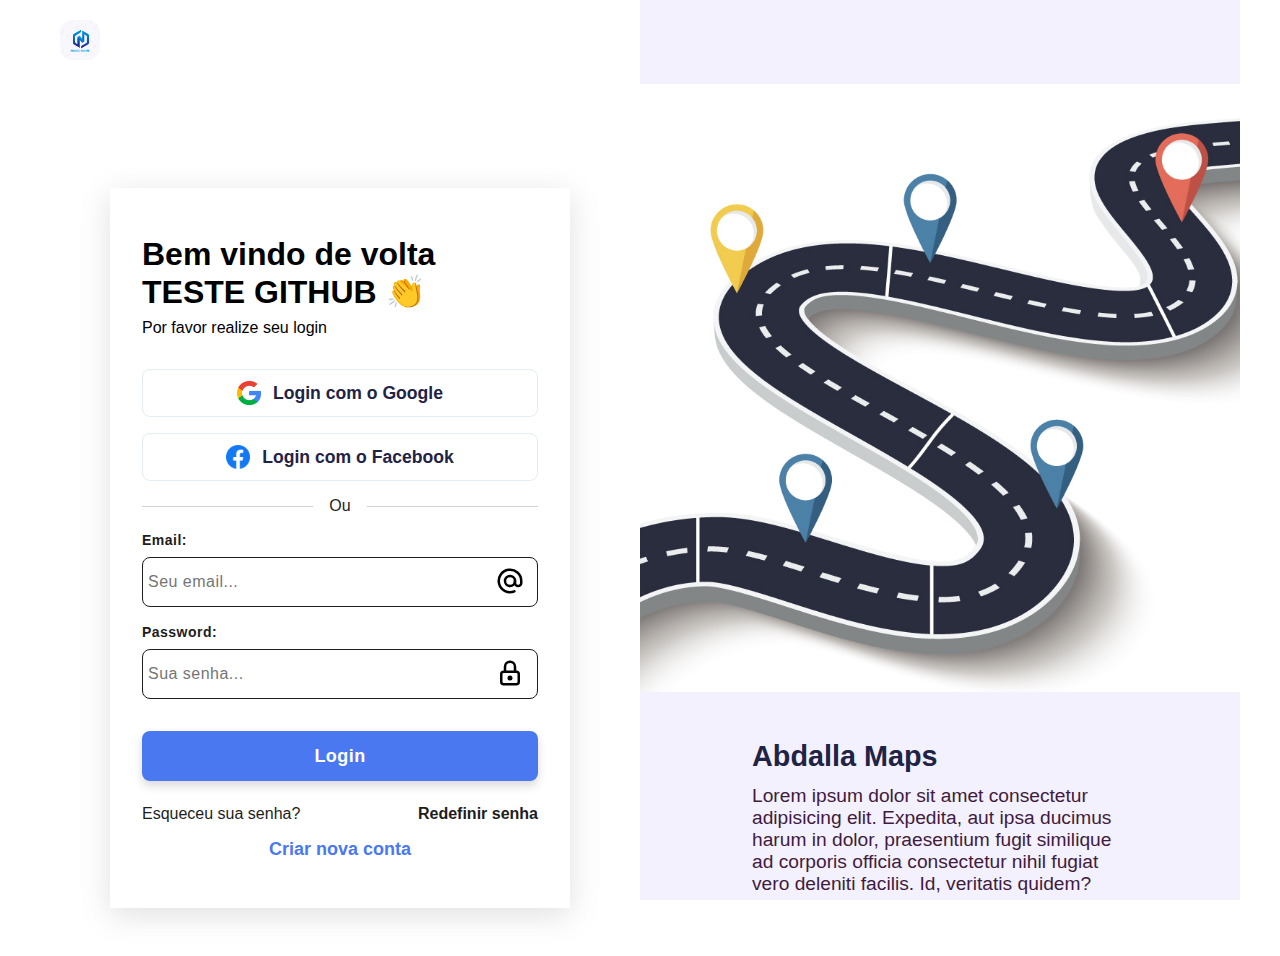
<file: index.html>
<!DOCTYPE html>
<html lang="en">

<head>
    <meta charset="UTF-8">
    <meta name="viewport" content="width=device-width, initial-scale=1.0">
    <title>Login</title>
    <link rel="stylesheet" href="./assets/css/styles.css">
</head>

<body>
    <div class="login-wrapper">
        <div class="login-side">
            <a href="#" title="Logo">
                <img class="logo" src="./images/logo.png" alt="logo">
            </a>
            <div class="form-wrapper">
                <div class="login-welcome-row">
                    <h1>Bem vindo de volta TESTE GITHUB &#x1F44F;</h1>
                    <p>Por favor realize seu login</p>
                </div>
                <form class="my-form">
                    <div class="socials-row">
                        <a href="#" title="Use o google">
                            <img src="./images/google.png" alt="Google">
                            Login com o Google
                        </a>
                        <a href="#" title="Use o facebook">
                            <img src="./images/facebook.png" alt="Facebook">
                            Login com o Facebook
                        </a>
                    </div>
                    <div class="divider">
                        <div class="divider-line"></div>
                        Ou
                        <div class="divider-line"></div>
                    </div>
                    <div class="text-field">
                        <label for="email">Email:</label>
                        <input type="email" id="email" name="email" placeholder="Seu email..." required>
                        <img src="./images/email.svg" alt="Email icone" title="Email icone">
                    </div>
                    <div class="text-field">
                        <label for="password">Password:</label>
                        <input type="password" id="password" name="password" placeholder="Sua senha..."
                            title="Minimo 6 caracteres, contendo um numero e um caracter especial" required>
                        <img src="./images/password.svg" alt="Password icone" title="Password icone">
                    </div>
                    <input type="submit" class="my-form-btn" value="Login">
                    <div class="my-form-actions">
                        <div class="my-form-row">
                            <span>Esqueceu sua senha?</span>
                            <a href="#" title="Redefinir senha">Redefinir senha</a>
                        </div>
                        <div class="my-form-signup">
                            <a href="#" title="criar nova conta">Criar nova conta</a>
                        </div>
                    </div>
                </form>
            </div>
        </div>
        <div class="info-side">
            <img src="./images/info-logo2.jpg" alt="info-logo">
            <div class="welcome-message">
                <h2>Abdalla Maps</h2>
                <p>Lorem ipsum dolor sit amet consectetur adipisicing elit. Expedita, aut ipsa ducimus harum in dolor,
                    praesentium fugit similique ad corporis officia consectetur nihil fugiat vero deleniti facilis. Id,
                    veritatis quidem?</p>
            </div>
        </div>
    </div>
</body>

</html>
</file>
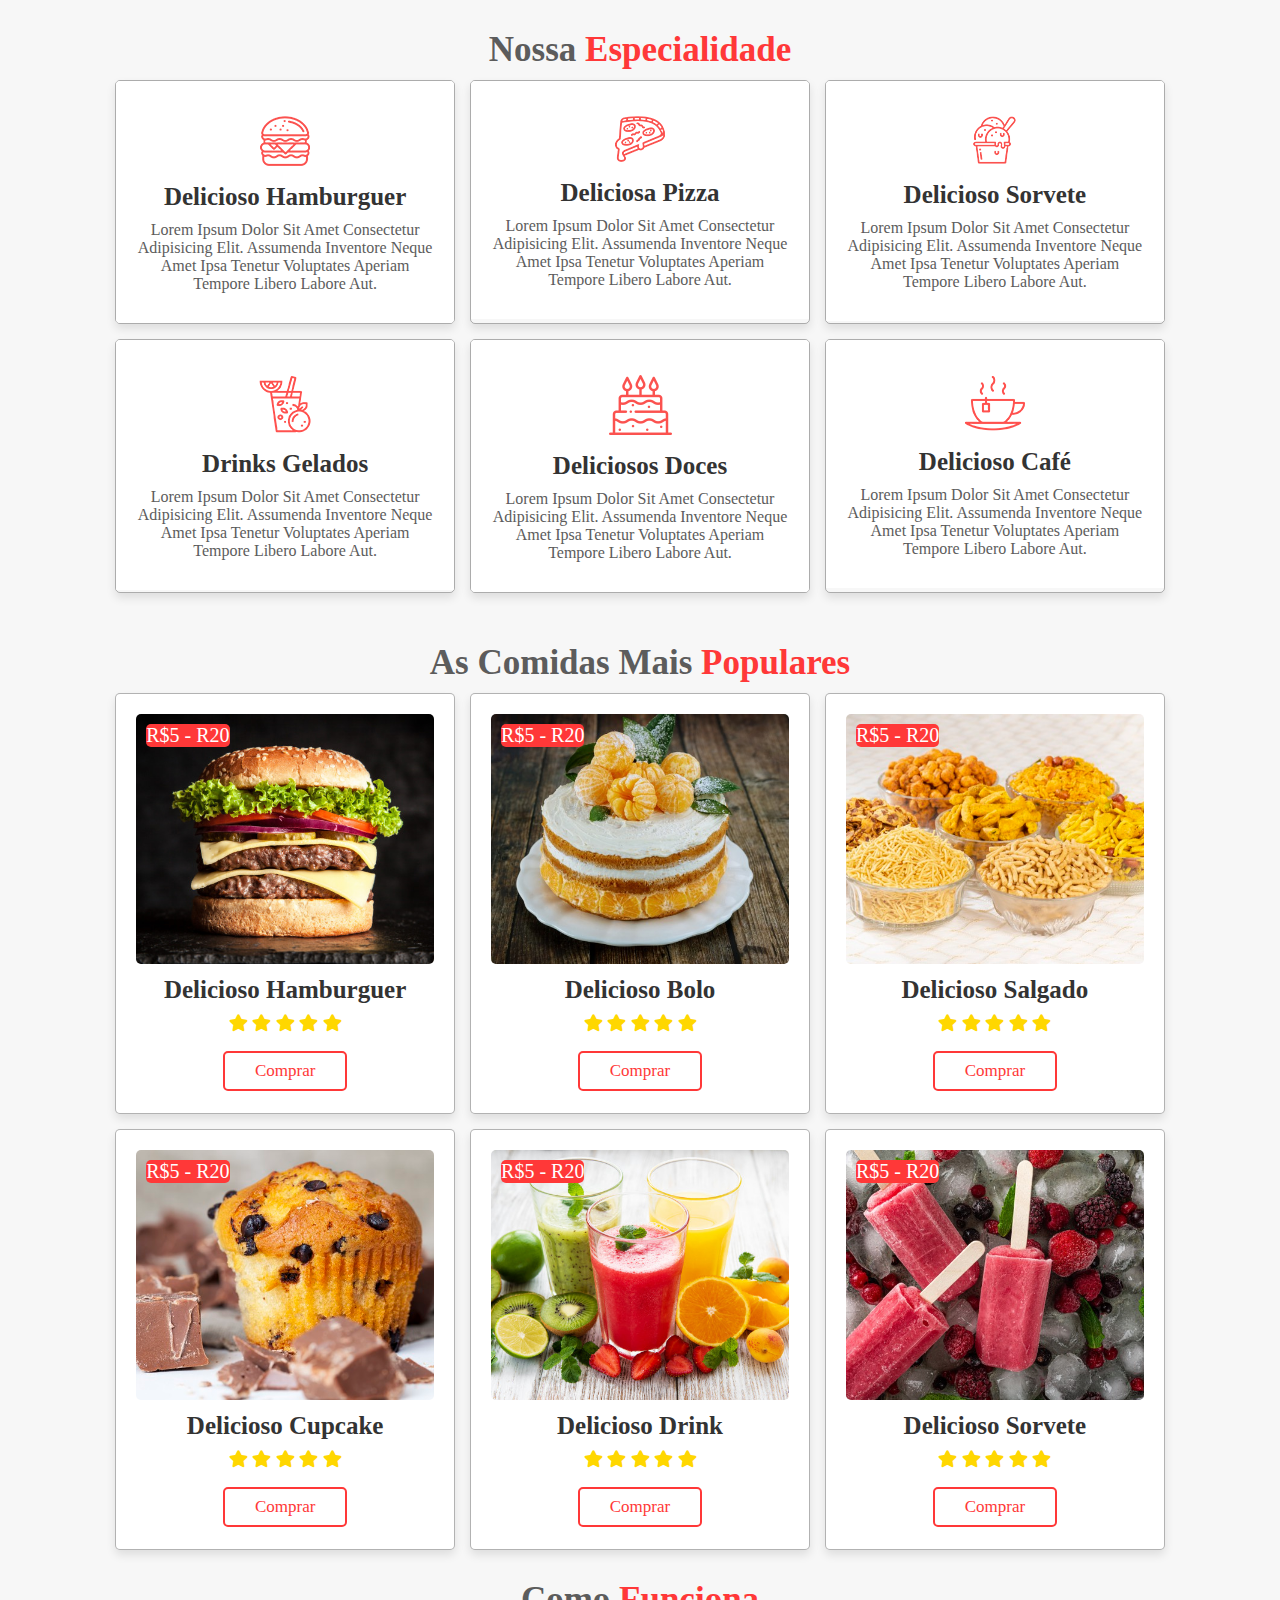
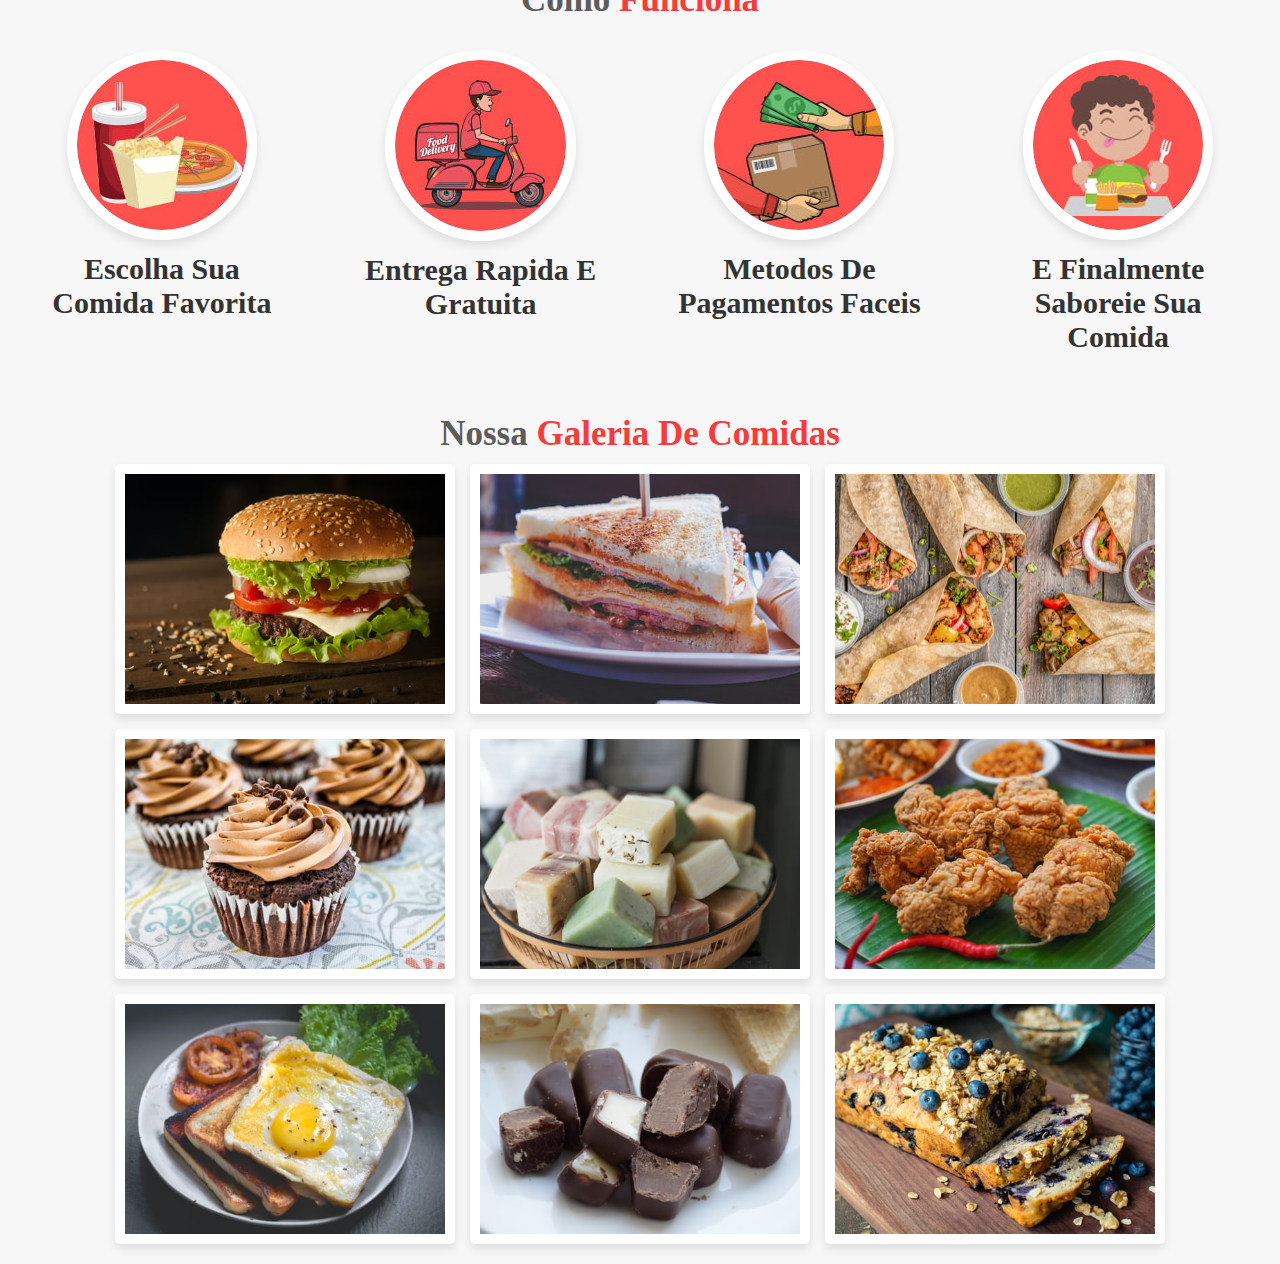
<file: assets/pages/cardapio.html>
<!DOCTYPE html>
<html lang="en">

<head>
    <meta charset="UTF-8">
    <meta name="viewport" content="width=device-width, initial-scale=1.0">
    <title>Cardapio</title>
    <link rel="stylesheet" href="../css/styleCardapio.css">
    <link rel="stylesheet" href="https://cdnjs.cloudflare.com/ajax/libs/font-awesome/5.15.3/css/all.min.css">

</head>

<body>
    <section class="speciality" id="speciality">
        <h1 class="heading">
            Nossa <span>Especialidade</span>
        </h1>

        <div class="box-container">
            <div class="box">
                <img class="image" src="../../images/s-img-1.jpg" alt="burguer">
                <div class="content">
                    <img src="../../images/s-1.png" alt="burguer logo">
                    <h3>Delicioso Hamburguer</h3>
                    <p>Lorem ipsum dolor sit amet consectetur adipisicing elit. Assumenda inventore neque amet ipsa
                        tenetur voluptates aperiam tempore libero labore aut.</p>
                </div>
            </div>
            <div class="box">
                <img class="image" src="../../images/s-img-2.jpg" alt="pizza">
                <div class="content">
                    <img src="../../images/s-2.png" alt="pizza logo">
                    <h3>Deliciosa Pizza</h3>
                    <p>Lorem ipsum dolor sit amet consectetur adipisicing elit. Assumenda inventore neque amet ipsa
                        tenetur voluptates aperiam tempore libero labore aut.</p>
                </div>
            </div>
            <div class="box">
                <img class="image" src="../../images/s-img-3.jpg" alt="sorvete">
                <div class="content">
                    <img src="../../images/s-3.png" alt="sorvete logo">
                    <h3>Delicioso Sorvete</h3>
                    <p>Lorem ipsum dolor sit amet consectetur adipisicing elit. Assumenda inventore neque amet ipsa
                        tenetur voluptates aperiam tempore libero labore aut.</p>
                </div>
            </div>
            <div class="box">
                <img class="image" src="../../images/s-img-4.jpg" alt="drinks">
                <div class="content">
                    <img src="../../images/s-4.png" alt="drinks logo">
                    <h3>Drinks gelados</h3>
                    <p>Lorem ipsum dolor sit amet consectetur adipisicing elit. Assumenda inventore neque amet ipsa
                        tenetur voluptates aperiam tempore libero labore aut.</p>
                </div>
            </div>
            <div class="box">
                <img class="image" src="../../images/s-img-5.jpg" alt="doces">
                <div class="content">
                    <img src="../../images/s-5.png" alt="doces logo">
                    <h3>Deliciosos doces</h3>
                    <p>Lorem ipsum dolor sit amet consectetur adipisicing elit. Assumenda inventore neque amet ipsa
                        tenetur voluptates aperiam tempore libero labore aut.</p>
                </div>
            </div>
            <div class="box">
                <img class="image" src="../../images/s-img-6.jpg" alt="cafe">
                <div class="content">
                    <img src="../../images/s-6.png" alt="cafe logo">
                    <h3>Delicioso café</h3>
                    <p>Lorem ipsum dolor sit amet consectetur adipisicing elit. Assumenda inventore neque amet ipsa
                        tenetur voluptates aperiam tempore libero labore aut.</p>
                </div>
            </div>
        </div>
    </section>

    <section class="popular" id="popular">
        <h1 class="heading">
            As comidas mais <span>Populares</span>
        </h1>
        <div class="box-container">
            <div class="box">
                <span class="price">R$5 - R20</span>
                <img src="../../images/p-1.jpg" alt="burguer">
                <h3>Delicioso Hamburguer</h3>
                <div class="stars">
                    <i class="fas fa-star"></i>
                    <i class="fas fa-star"></i>
                    <i class="fas fa-star"></i>
                    <i class="fas fa-star"></i>
                    <i class="fas fa-star"></i>
                </div>
                <a href="#" class="btn">Comprar</a>
            </div>
            <div class="box">
                <span class="price">R$5 - R20</span>
                <img src="../../images/p-2.jpg" alt="bolo">
                <h3>Delicioso Bolo</h3>
                <div class="stars">
                    <i class="fas fa-star"></i>
                    <i class="fas fa-star"></i>
                    <i class="fas fa-star"></i>
                    <i class="fas fa-star"></i>
                    <i class="fas fa-star"></i>
                </div>
                <a href="#" class="btn">Comprar</a>
            </div>
            <div class="box">
                <span class="price">R$5 - R20</span>
                <img src="../../images/p-3.jpg" alt="salgado">
                <h3>Delicioso Salgado</h3>
                <div class="stars">
                    <i class="fas fa-star"></i>
                    <i class="fas fa-star"></i>
                    <i class="fas fa-star"></i>
                    <i class="fas fa-star"></i>
                    <i class="fas fa-star"></i>
                </div>
                <a href="#" class="btn">Comprar</a>
            </div>
            <div class="box">
                <span class="price">R$5 - R20</span>
                <img src="../../images/p-4.jpg" alt="cupcake">
                <h3>Delicioso cupcake</h3>
                <div class="stars">
                    <i class="fas fa-star"></i>
                    <i class="fas fa-star"></i>
                    <i class="fas fa-star"></i>
                    <i class="fas fa-star"></i>
                    <i class="fas fa-star"></i>
                </div>
                <a href="#" class="btn">Comprar</a>
            </div>
            <div class="box">
                <span class="price">R$5 - R20</span>
                <img src="../../images/p-5.jpg" alt="drink">
                <h3>Delicioso drink</h3>
                <div class="stars">
                    <i class="fas fa-star"></i>
                    <i class="fas fa-star"></i>
                    <i class="fas fa-star"></i>
                    <i class="fas fa-star"></i>
                    <i class="fas fa-star"></i>
                </div>
                <a href="#" class="btn">Comprar</a>
            </div>
            <div class="box">
                <span class="price">R$5 - R20</span>
                <img src="../../images/p-6.jpg" alt="sorvete">
                <h3>Delicioso sorvete</h3>
                <div class="stars">
                    <i class="fas fa-star"></i>
                    <i class="fas fa-star"></i>
                    <i class="fas fa-star"></i>
                    <i class="fas fa-star"></i>
                    <i class="fas fa-star"></i>
                </div>
                <a href="#" class="btn">Comprar</a>
            </div>
        </div>
    </section>

    <div class="step-container">
        <h1 class="heading">
            Como <span>Funciona</span>
        </h1>

        <section class="steps">
            <div class="box">
                <img src="../../images/step-1.jpg" alt="">
                <h3>Escolha sua comida favorita</h3>
            </div>
            <div class="box">
                <img src="../../images/step-2.jpg" alt="">
                <h3>Entrega rapida e gratuita</h3>
            </div>
            <div class="box">
                <img src="../../images/step-3.jpg" alt="">
                <h3>Metodos de pagamentos faceis</h3>
            </div>
            <div class="box">
                <img src="../../images/step-4.jpg" alt="">
                <h3>E finalmente saboreie sua comida</h3>
            </div>

        </section>
    </div>

    <section class="gallery" id="gallery">
        <h1 class="heading">
            Nossa  <span>galeria de Comidas</span>
        </h1>

        <div class="box-container">
            <div class="box">
                <img src="../../images/g-1.jpg" alt="">
                <div class="content">
                    <h3>Comidas deliciosas</h3>
                    <p>Lorem ipsum dolor sit, amet consectetur adipisicing elit. Deleniti, ipsum.</p>
                    <a href="#" class="btn">Comprar</a>
                </div>
            </div>
            <div class="box">
                <img src="../../images/g-2.jpg" alt="">
                <div class="content">
                    <h3>Comidas deliciosas</h3>
                    <p>Lorem ipsum dolor sit, amet consectetur adipisicing elit. Deleniti, ipsum.</p>
                    <a href="#" class="btn">Comprar</a>
                </div>
            </div>
            <div class="box">
                <img src="../../images/g-3.jpg" alt="">
                <div class="content">
                    <h3>Comidas deliciosas</h3>
                    <p>Lorem ipsum dolor sit, amet consectetur adipisicing elit. Deleniti, ipsum.</p>
                    <a href="#" class="btn">Comprar</a>
                </div>
            </div>
            <div class="box">
                <img src="../../images/g-4.jpg" alt="">
                <div class="content">
                    <h3>Comidas deliciosas</h3>
                    <p>Lorem ipsum dolor sit, amet consectetur adipisicing elit. Deleniti, ipsum.</p>
                    <a href="#" class="btn">Comprar</a>
                </div>
            </div>
            <div class="box">
                <img src="../../images/g-5.jpg" alt="">
                <div class="content">
                    <h3>Comidas deliciosas</h3>
                    <p>Lorem ipsum dolor sit, amet consectetur adipisicing elit. Deleniti, ipsum.</p>
                    <a href="#" class="btn">Comprar</a>
                </div>
            </div>
            <div class="box">
                <img src="../../images/g-6.jpg" alt="">
                <div class="content">
                    <h3>Comidas deliciosas</h3>
                    <p>Lorem ipsum dolor sit, amet consectetur adipisicing elit. Deleniti, ipsum.</p>
                    <a href="#" class="btn">Comprar</a>
                </div>
            </div>
            <div class="box">
                <img src="../../images/g-7.jpg" alt="">
                <div class="content">
                    <h3>Comidas deliciosas</h3>
                    <p>Lorem ipsum dolor sit, amet consectetur adipisicing elit. Deleniti, ipsum.</p>
                    <a href="#" class="btn">Comprar</a>
                </div>
            </div>
            <div class="box">
                <img src="../../images/g-8.jpg" alt="">
                <div class="content">
                    <h3>Comidas deliciosas</h3>
                    <p>Lorem ipsum dolor sit, amet consectetur adipisicing elit. Deleniti, ipsum.</p>
                    <a href="#" class="btn">Comprar</a>
                </div>
            </div>
            <div class="box">
                <img src="../../images/g-9.jpg" alt="">
                <div class="content">
                    <h3>Comidas deliciosas</h3>
                    <p>Lorem ipsum dolor sit, amet consectetur adipisicing elit. Deleniti, ipsum.</p>
                    <a href="#" class="btn">Comprar</a>
                </div>
            </div>
        </div>
    </section>
</body>

</html>
</file>
<file: assets/css/styles.css>
:root {
    --primary: #4978F0;
    --primary-light: #E1EEF5;
    --secondary: #1D1D1D;
    --background: #F4F1FF;
    --text: #1F2346;
    --text-gray: #5A678C;
    --gray: #c0bcff;
    --error: #E3452F;
    --important: #F55E5E;

    --sidebar-gray: #111926;
    --sidebar-gray-light: #F8F7FD;
    --sidebar-gray-background: #6067EB;
    --success: #00C896;
    --sidebar-text: #EDF0F7;
    --siderbar-primary: #3841E6;
}

body {
    font-size: 16px;
}

* {
    margin: 0;
    padding: 0;
    box-sizing: border-box;
    font-family: Verdana, sans-serif;
}

/* Edições da pagina de login  */

.login-wrapper {
    position: relative;
    display: grid;
    grid-template-columns: 4fr 4fr;
    max-width: 1200px;
    margin: 0 auto;
}

.login-side {
    padding: 188px 32px 48px 32px;
    display: flex;
    justify-content: center;
    align-items: start;
}

.logo {
    height: 48px;
    position: absolute;
    top: 20px;
    left: 20px;
}

.form-wrapper {
    display: flex;
    flex-direction: column;
    align-items: center;
    gap: 32px;
    max-width: 460px;
    width: 100%;
    padding: 48px 32px;
    height: fit-content;
    box-shadow: 0px 7px 29px 0px rgba(100, 100, 111, 0.2);
}

.my-form {
    display: flex;
    flex-direction: column;
    justify-content: start;
    position: relative;
    gap: 16px;
}

.login-welcome-row {
    display: flex;
    flex-direction: column;
    width: 100%;
    gap: 8px;
}


.socials-row {
    display: flex;
    gap: 16px;
    flex-wrap: wrap;
}

.socials-row img {
    width: 24px;
    height: 24px;
}

.socials-row>a {
    padding: 8px;
    border-radius: 8px;
    width: 100%;
    min-height: 48px;
    display: flex;
    gap: 12px;
    justify-content: center;
    align-items: center;
    text-decoration: none;
    font-size: 1.1rem;
    color: var(--text);
    border: 1px solid var(--primary-light);
    font-weight: 700;
}

.socials-row>a:hover {
    border: 1px solid var(--primary);
}

.divider {
    display: flex;
    flex-direction: row;
    color: var(--secondary);
    gap: 16px;
    align-items: center;
}

.divider-line {
    width: 100%;
    height: 1px;
    background-color: var(--secondary);
    opacity: .2;
}

.text-field {
    position: relative;
}

.text-field img {
    position: absolute;
    right: -2px;
    bottom: -4px;
    width: 30px;
    height: 30px;
    transform: translate(-50%, -50%);
    transform-origin: center;
}

.text-field input {
    color: var(--secondary);
    font-size: 16px;
    font-weight: 500;
    letter-spacing: .03rem;
    max-width: 100%;
    width: 100%;
    height: 50px;
    border: 1px solid var(--secondary);
    background-color: transparent;
    outline: none;
    transition: .25s;
    border-radius: 8px;
    margin-top: 8px;
    padding-left: 5px;
}

.text-field label {
    color: var(--secondary);
    font-size: 14px;
    font-weight: 600;
    letter-spacing: .03rem;
}

.text-field input:focus {
    border: 1px solid var(--primary);
}

.my-form-btn {
    background-color: var(--primary);
    color: white;
    white-space: nowrap;
    border: none;
    display: flex;
    justify-content: center;
    align-items: center;
    margin-top: 16px;
    line-height: 50px;
    outline: none;
    font-size: 18px;
    letter-spacing: .025em;
    cursor: pointer;
    font-weight: 800;
    min-height: 50px;
    width: 100%;
    border-radius: 8px;
    box-shadow: 0 5px 10px rgba(0, 0, 0, 0.15);
    transition: all .3s ease;
}

.my-form-actions {
    display: flex;
    flex-direction: column;
    color: var(--secondary);
    gap: 16px;
    margin-top: 8px;
}

.my-form-actions a {
    color: var(--secondary);
    font-weight: 600;
    text-decoration: none;
}

.my-form-actions a:hover {
    text-decoration: underline;
}

.my-form-row {
    display: flex;
    justify-content: space-between;
}

.my-form-signup {
    display: flex;
    justify-content: center;
}

.my-form-signup a {
    color: var(--primary);
    font-weight: 800;
    text-decoration: none;
    font-size: 18px;
}

.my-form-signup a:hover {
    text-decoration: underline;
}

.info-side {
    height: 100vh;
    padding: 84px 48px 48px 32px;
    color: #401B3D;
    display: flex;
    overflow: hidden;
    flex-direction: column;
    justify-content: start;
    align-items: center;
    background-color: var(--background);
}

.info-side h2 {
    margin-top: 48px;
    color: var(--text);
    font-size: 1.8rem;
    margin-bottom: 12px;
}

.info-side p {
    font-size: 1.2rem;
}

.info-side img {
    max-width: 860px;
}

.welcome-message {
    max-width: 360px;
}

@media (max-width: 915px) {
    .login-wrapper {
        grid-template-columns: 1fr;
        height: 100vh;
    }

    .info-side {
        flex-direction: column-reverse;
        padding: 48px 48px 48px 32px;

    }
}

/* Edições da pagina inicial */

header {
    position: fixed;
    height: 80px;
    padding: 0 16px;
    width: 100%;
    display: flex;
    align-items: center;
    justify-content: end;
    background-color: var(--primary);
}

.navigation-group {
    display: flex;
    gap: 16px;
    align-items: center;
}

.navigation-group>.icon {
    cursor: pointer;
    width: 36px;
    height: 36px;
    transition: all 0.2s ease-in-out;
}

.navigation-group>.icon:hover {
    transform: scale(1.1);
}

.navigation-group>.profile {
    display: block;
    width: 50px;
    height: 50px;
    cursor: pointer;
    border-radius: 50%;
    border: 3px solid #f7f7f7;
    background-color: #f7f7f7;
}

.profile:hover {
    transform: scale(1.05);
    transition: all 0.2s ease-in-out;
}

.dropdown-wrapper {
    width: 240px;
    position: absolute;
    top: 88px;
    right: 16px;
    border-radius: 8px;
    border: 1px solid var(--text-gray);
    display: flex;
    flex-direction: column;
    gap: 4px;
    animation: fadeInAnimation ease-in-out 0.3s infinite;
}

.dropdown-wrapper--fade-in {
    animation: fadeInAnimation ease-in-out 0.3s forwards;
}

.none {
    display: none;
}

.hide {
    opacity: 0;
    visibility: hidden;
    animation: fadeOutAnimation ease-in-out 0.3s forwards;
}

@keyframes fadeInAnimation {
    0% {
        opacity: 0;
        visibility: hidden;
        width: 160px;
    }

    100% {
        opacity: 1;
        visibility: visible;
        width: 240px;
    }
}

@keyframes fadeOutAnimation {
    0% {
        opacity: 1;
        visibility: visible;
        width: 240px;
    }

    100% {
        opacity: 0;
        visibility: hidden;
        width: 160px;
    }
}

.dropdown-group {
    padding: 12px;
}

.divider-hp {
    width: 100%;
    padding: 0;
    margin: 0;
}

.user-name {
    font-size: 14px;
    font-weight: 700;
    text-align: left;
    color: var(--text);
}

.email {
    color: var(--text-gray);
}

nav>ul {
    list-style: none;
    padding: 0;
    margin: 0;
    gap: 4px
}

nav>ul>li {
    width: 100%;
    height: 40px;
    display: flex;
    flex-direction: row;
    align-items: center;
    gap: 16px;
    padding-left: 8px;
}

nav>ul>li>img {
    width: 24px;
    height: 24px;
}

nav>ul>li:hover {
    cursor: pointer;
    text-decoration: underline;
}

/* Edição notification */

.dropdown-wrapper-nf {
    width: 240px;
    position: absolute;
    top: 88px;
    right: 16px;
    border-radius: 8px;
    border: 1px solid var(--text-gray);
    display: flex;
    flex-direction: column;
    gap: 4px;
    animation: fadeInAnimationNf ease-in-out 0.3s infinite;
}

.dropdown-wrapper-nf--fade-in {
    animation: fadeInAnimationNf ease-in-out 0.3s forwards;
}

.none-nf {
    display: none;
}

.hide-nf {
    opacity: 0;
    visibility: hidden;
    animation: fadeOutAnimationNf ease-in-out 0.3s forwards;
}

@keyframes fadeInAnimationNf {
    0% {
        opacity: 0;
        visibility: hidden;
    }

    100% {
        opacity: 1;
        visibility: visible;
    }
}

@keyframes fadeOutAnimationNf {
    0% {
        opacity: 1;
        visibility: visible;
    }

    100% {
        opacity: 0;
        visibility: hidden;
    }
}

.notifications>.icon {
    cursor: pointer;
    width: 36px;
    height: 36px;
    transition: all 0.2s ease-in-out;
}

.notifications>.icon:hover {
    transform: scale(1.1);
}

.notification-item {
    display: flex;
    cursor: pointer;
    flex-direction: row;
    align-items: center;
    min-height: 64px;
    gap: 12px;
    padding: 12px 16px;
    border-top: 1px solid #F1F3F6;
}

.notifications-top {
    border-bottom: 1px solid #bcc7d0;
    min-height: 56px;
    padding: 16px;
}

.notification-mark {
    position: absolute;
    display: block;
    top: -2px;
    right: -2px;
    width: 10px;
    height: 10px;
    border-radius: 50%;
    background-color: var(--important);
}

.notifications>.notification-mark {
    top: 20px;
    right: 80px;
}

.notification-mark--pulsing {
    animation: nf-pulsing ease-in-out 3s infinite;
}

@keyframes nf-pulsing {
    0% {
        opacity: 1;
        visibility: visible;
    }

    100% {
        opacity: 0;
        visibility: hidden;
    }
}

.notification-item--recent {
    background-color: #ecf3ff;
}

.notification-item--recent:hover {
    background-color: #c5dbff;
}

.notification-item:hover {
    background-color: #F5F5F7;
}

.notification-item time {
    color: #7D8491;
    font-size: 0.8rem;
}

.avatar {
    width: 42px;
    height: 42px;
    border-radius: 50%;
    display: grid;
    place-items: center;
    object-fit: cover;
}

.avatar-wrapper {
    display: flex;
    position: relative;
}

.avatar-name {
    display: flex;
    flex-direction: column;
    gap: 4px;
}


/* Edições da barra de navegacao */

body.collapsed .sidebar {
    width: 80px;
}

body.collapsed .hide-side {
    position: absolute;
    display: none;
}

.sidebar {
    position: sticky;
    top: 0;
    left: 0;
    height: 100vh;
    background-color: var(--siderbar-primary);
    width: 18rem;
    padding: 4px 12px;
    display: flex;
    color: white;
    flex-direction: column;
    transition: width 0.5s linear;
}

.sidebar-top {
    position: relative;
    display: flex;
    align-items: start;
    justify-content: start;
    flex-direction: column;
    min-height: 40px;
    padding: 16px 0px;
}

body.collapsed .sidebar-top {
    display: flex;
    flex-direction: column;
    justify-content: center;
}

.logo {
    width: 40px;
    height: 40px;
    background-color: var(--sidebar-gray-light);
    border-radius: 12px;
}

.logo-wrapper {
    display: flex;
    justify-content: start;
    align-items: center;
    gap: 20px;
    color: white;
    text-decoration: none;
}

.expand-btn {
    width: 40px;
    height: 40px;
    top: 16px;
    right: -62px;
    position: absolute;
    display: flex;
    justify-content: center;
    align-items: center;
    border-radius: 50%;
    background-color: white;
    box-shadow: #6067EB50 0px 2px 8px 0px;
}

.sidebar-links {
    padding: 8px 0px;
    border-top: 1px solid var(--sidebar-gray-background);
}

.sidebar-links ul {
    list-style-type: none;
    position: relative;
}

.sidebar-links li {
    position: relative;
}

.sidebar-links li a {
    padding: 12px 10px;
    margin: 8px 0px;
    color: var(--sidebar-gray-light);
    font-size: 1.25rem;
    display: flex;
    justify-content: start;
    align-items: center;
    border-radius: 10px;
    height: 56px;
    text-decoration: none;
    transition: all 0.2s ease-in-out;
}

.sidebar-links li a img {
    height: 34px;
    width: 34px;
}

.sidebar-links .link {
    margin-left: 30px;
}

.sidebar-links li a:hover,
.sidebar-links li a:focus {
    width: 100%;
    text-decoration: none;
    background-color: var(--sidebar-gray-background);
    border-radius: 10px;
    outline: none;
    color: var(--sidebar-gray-light);
}

.sidebar-bottom {
    padding: 8px 0px;
    display: flex;
    justify-content: center;
    flex-direction: column;
    margin-top: auto;
}

.sidebar-profile {
    display: flex;
    align-items: center;
    gap: 18px;
    flex-direction: row;
    padding: 24px 2px;
    border-top: 1px solid var(--sidebar-gray-background);
}

.online-status {
    position: absolute;
    width: 12px;
    height: 12px;
    border-radius: 50%;
    background-color: var(--success);
    bottom: 1px;
    right: 1px;
}

.avatar-name>.user-name,
.avatar-name>.email {
    color: var(--sidebar-gray-light);
}

.tooltip {
    position: relative;
}

.tooltip .tooltip-content {
    visibility: hidden;
    background-color: var(--sidebar-gray-background);
    color: #fff;
    text-align: center;
    border-radius: 6px;
    padding: 6px 12px;
    position: absolute;
    z-index: 1;
    left: 75px;
}

body.collapsed .tooltip:hover .tooltip-content,
body.collapsed .tooltip:focus {
    visibility: visible;
}
</file>
<file: assets/css/styleCardapio.css>
:root {
    --red: #ff3838;
    --green: #0fff02;
}

* {
    margin: 0;
    padding: 0;
    box-sizing: border-box;
    outline: none;
    border: none;
    text-decoration: none;
    text-transform: capitalize;
    transition: all .2s linear;
}

html {
    font-size: 62.5%;
    overflow-x: hidden;
    scroll-behavior: smooth;
    scroll-padding-top: 6rem;
}

body {
    background: #f7f7f7;
}

section {
    padding: 2rem 9%;
}

.heading {
    text-align: center;
    font-size: 3.5rem;
    padding: 1rem;
    color: #5c5c5c;
}

.heading span {
    color: var(--red);
}

.btn {
    display: inline-block;
    padding: .8rem 3rem;
    border: .2rem solid var(--red);
    color: var(--red);
    cursor: pointer;
    font-size: 1.7rem;
    border-radius: .5rem;
    position: relative;
    overflow: hidden;
    z-index: 0;
    margin-top: 1rem;
}

.btn::before {
    content: '';
    position: absolute;
    top: 0;
    right: 0;
    width: 0%;
    height: 100%;
    background: var(--red);
    transition: .3s linear;
    z-index: -1;
}

.btn:hover::before {
    width: 100%;
    left: 0;
}

.btn:hover {
    color: #fff;
}

.speciality .box-container {
    display: flex;
    flex-wrap: wrap;
    gap: 1.5rem;
}

.speciality .box-container .box {
    flex: 1 1 30rem;
    position: relative;
    overflow: hidden;
    box-shadow: 0 .5rem 1rem rgba(0, 0, 0, .1);
    border: .1rem solid rgba(0, 0, 0, .3);
    cursor: pointer;
    border-radius: .5rem;
}

.speciality .box-container .box .image {
    height: 100%;
    width: 100%;
    object-fit: cover;
    position: absolute;
    top: -100%;
    left: 0;
}

.speciality .box-container .box .content {
    text-align: center;
    background: #fff;
    padding: 2rem;
}

.speciality .box-container .box .content img {
    margin: 1.5rem 0;
}

.speciality .box-container .box .content h3 {
    font-size: 2.5rem;
    color: #333;
}

.speciality .box-container .box .content p {
    font-size: 1.6rem;
    color: #5c5c5c;
    padding: 1rem 0;
}

.speciality .box-container .box:hover .image {
    top: 0;
}

.speciality .box-container .box:hover .content {
    transform: translateY(-100%);
}

.popular .box-container {
    display: flex;
    flex-wrap: wrap;
    gap: 1.5rem;
}

.popular .box-container .box {
    padding: 2rem;
    background: #fff;
    box-shadow: 0 .5rem 1rem rgba(0, 0, 0, .1);
    border: .1rem solid rgba(0, 0, 0, .3);
    border-radius: .5rem;
    text-align: center;
    flex: 1 1 30rem;
    position: relative;
}

.popular .box-container .box img {
    height: 25rem;
    object-fit: cover;
    width: 100%;
    border-radius: .5rem;
}

.popular .box-container .box .price {
    position: absolute;
    top: 3rem;
    left: 3rem;
    background: var(--red);
    color: #fff;
    font-size: 2rem;
    padding: .5 1rem;
    border-radius: .5rem;
}

.popular .box-container .box h3 {
    color: #333;
    font-size: 2.5rem;
    padding-top: 1rem;
}

.popular .box-container .box .stars i {
    color: gold;
    font-size: 1.7rem;
    padding: 1rem .1rem;
}

.steps {
    display: flex;
    flex-wrap: wrap;
    gap: 1.5rem;
    padding: 1rem;
}

.steps .box {
    flex: 1 1 25rem;
    padding: 1rem;
    text-align: center;
}

.steps .box img {
    border-radius: 50%;
    border: 1rem solid #fff;
    box-shadow: 0 .5rem 1rem rgba(0, 0, 0, .1);
}

.steps .box h3 {
    font-size: 3rem;
    color: #333;
    padding: 1rem;
}

.gallery .box-container {
    display: flex;
    flex-wrap: wrap;
    gap: 1.5rem;
}

.gallery .box-container .box {
    height: 25rem;
    flex: 1 1 30rem;
    border: 1rem solid #fff;
    border-radius: .5rem;
    box-shadow: 0 .5rem 1rem rgba(0, 0, 0, .1);
    position: relative;
    overflow: hidden;
}

.gallery .box-container .box img {
    height: 100%;
    width: 100%;
    object-fit: cover;
}

.gallery .box-container .box .content {
    position: absolute;
    top: -100%;
    left: 0;
    height: 100%;
    width: 100%;
    background-color: rgba(255, 255, 255, .9);
    padding: 2rem;
    padding-top: 5rem;
    text-align: center;
}

.gallery .box-container .box .content h3 {
    font-size: 2.5rem;
    color: #333;
}

.gallery .box-container .box .content p {
    font-size: 1.5rem;
    color: #5c5c5c;
    padding: 1rem 0;
}

.gallery .box-container .box:hover .content {
    top: 0;
}
</file>
